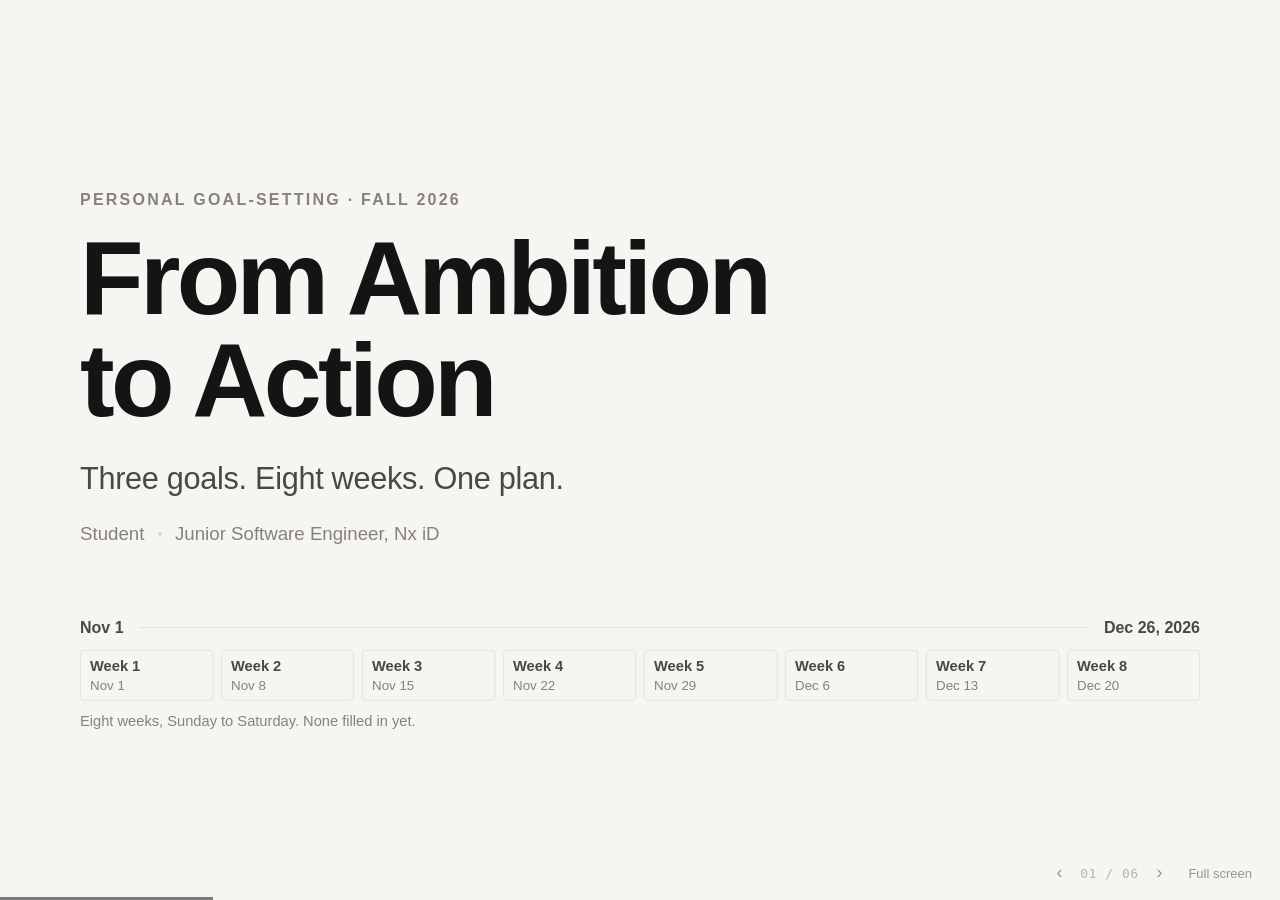
<file: index.html>
<!doctype html>
<html lang="en">
<head>
  <meta charset="utf-8">
  <meta name="viewport" content="width=device-width, initial-scale=1">
  <title>From Ambition to Action</title>
  <link rel="stylesheet" href="styles.css">
</head>
<body>
  <main class="viewport" id="viewport">
    <div class="stage" id="stage" aria-live="polite">

      <!-- ───────────── 1 · TITLE ───────────── -->
      <section class="slide s-title" data-title="Title">
        <p class="eyebrow r" style="--d:0">Personal goal-setting · Fall 2026</p>
        <h1 class="r" style="--d:1">From Ambition<br>to Action</h1>
        <p class="lede r" style="--d:2">Three goals. Eight weeks. One plan.</p>

        <div class="title-meta r" style="--d:3">
          <span>Student</span><span class="sep"></span><span>Junior Software Engineer, Nx iD</span>
        </div>

        <div class="weeks" aria-label="The eight weeks, November 1 to December 26, 2026">
          <div class="weeks-head r" style="--d:4">
            <span>Nov 1</span><span class="weeks-line"></span><span>Dec 26, 2026</span>
          </div>
          <ol class="weeks-row" id="weeksRow"></ol>
          <p class="weeks-foot r" style="--d:6">Eight weeks, Sunday to Saturday. None filled in yet.</p>
        </div>
      </section>

      <!-- ───────────── 2 · GOALS ───────────── -->
      <section class="slide s-goals" data-title="Three SMART goals">
        <header class="slide-head">
          <p class="eyebrow r" style="--d:0">The three goals · Nov 1 – Dec 26, 2026</p>
          <h2 class="r" style="--d:1">What I'm aiming for</h2>
        </header>

        <div class="goals">
          <article class="goal" style="--c:var(--habit)">
            <div class="goal-top r" style="--d:2"><span class="num">01</span><span class="tag">Habit</span></div>
            <h3 class="r" style="--d:3">Plan the week,<br>then follow it.</h3>
            <dl class="r" style="--d:4">
              <dt>Action</dt><dd>Every Saturday, plan the next week in my calendar: school, Nx iD, programming, free time.</dd>
              <dt>Target</dt><dd><strong>Follow the schedule ≥ 5 days</strong> a week, checked in my Saturday review.</dd>
              <dt>When</dt><dd>8 weeks · Nov 1 – Dec 26</dd>
            </dl>
            <p class="why r" style="--d:5">Realistic: planning takes ~45 min a week. 5 of 7 days leaves room for bad days.</p>
          </article>

          <article class="goal" style="--c:var(--skill)">
            <div class="goal-top r" style="--d:3"><span class="num">02</span><span class="tag">Skill</span></div>
            <h3 class="r" style="--d:4">Get better at<br>engineering.</h3>
            <dl class="r" style="--d:5">
              <dt>Action</dt><dd>Focused practice outside my Nx iD work, applied to one small independent project or feature.</dd>
              <dt>Target</dt><dd><strong>24 hours</strong> (~3 h / week) and <strong>1 project</strong> built, tested and documented.</dd>
              <dt>When</dt><dd>By December 26, 2026</dd>
            </dl>
            <p class="why r" style="--d:6">Realistic: 3 hours fit on the weekend, next to work and school.</p>
          </article>

          <article class="goal" style="--c:var(--avoid)">
            <div class="goal-top r" style="--d:4"><span class="num">03</span><span class="tag">Something I avoid</span></div>
            <h3 class="r" style="--d:5">Start assignments<br>right away.</h3>
            <dl class="r" style="--d:6">
              <dt>Action</dt><dd>Log when each assignment is given, started and submitted.</dd>
              <dt>Target</dt><dd><strong>≥ 80% started within 24 h.</strong><br><strong>≥ 90% submitted a day early.</strong></dd>
              <dt>When</dt><dd>8 weeks · Nov 1 – Dec 26</dd>
            </dl>
            <p class="why r" style="--d:7">Realistic: “starting” means 20 minutes, reading the brief and outlining.</p>
          </article>
        </div>

        <div class="smart r" style="--d:8" aria-label="All three goals are Specific, Measurable, Achievable, Relevant and Time-bound">
          <span>Each goal is</span>
          <b>S</b>pecific <i></i> <b>M</b>easurable <i></i> <b>A</b>chievable <i></i> <b>R</b>elevant <i></i> <b>T</b>ime-bound
        </div>
      </section>

      <!-- ───────────── 3 · WHY ───────────── -->
      <section class="slide s-why" data-title="Why these goals">
        <div class="why-copy">
          <p class="eyebrow r" style="--d:0">Why these three</p>
          <h2 class="r" style="--d:1">One problem,<br>three angles.</h2>
          <p class="body r" style="--d:2">School, 30+ hours a week at Nx iD, and my own projects. When one part of the week slips, another part pays for it.</p>
          <ul class="why-load r" style="--d:3">
            <li><b>School</b><span>Sun – Thu</span></li>
            <li><b>Nx iD</b><span>30+ h / week</span></li>
            <li><b>Own projects</b><span>whatever is left</span></li>
          </ul>
        </div>

        <svg class="why-diagram" viewBox="0 0 1000 800" role="img" aria-label="Diagram: managing my time reserves practice hours and puts assignments on the calendar; starting assignments early prevents last-minute crunches that would eat practice time.">
          <defs>
            <marker id="arrow" viewBox="0 0 10 10" refX="8" refY="5" markerWidth="9" markerHeight="9" orient="auto-start-reverse">
              <path d="M0 1 L9 5 L0 9" fill="none" stroke="var(--ink-3)" stroke-width="1.6" stroke-linecap="round" stroke-linejoin="round"/>
            </marker>
          </defs>

          <path class="edge" style="--d:4" d="M478 222 L222 566" marker-end="url(#arrow)"/>
          <path class="edge" style="--d:5" d="M522 222 L778 566" marker-end="url(#arrow)"/>
          <path class="edge" style="--d:6" d="M236 600 L760 600" marker-end="url(#arrow)"/>

          <g class="elabel r" style="--d:5">
            <text x="318" y="372" text-anchor="end">puts every assignment</text>
            <text x="318" y="404" text-anchor="end">on the calendar, day one</text>
          </g>
          <g class="elabel r" style="--d:6">
            <text x="682" y="372">reserves 3 hours</text>
            <text x="682" y="404">of practice every week</text>
          </g>
          <g class="elabel r" style="--d:7">
            <text x="498" y="576" text-anchor="middle">no last-minute crunch eating practice time</text>
          </g>
          <g class="ecenter r" style="--d:8">
            <text x="500" y="440" text-anchor="middle">each goal makes</text>
            <text x="500" y="472" text-anchor="middle">the other two easier</text>
          </g>

          <g class="node r" style="--d:2">
            <text class="ntag" x="500" y="96" text-anchor="middle">HABIT · THE BASE</text>
            <text class="nlabel" x="500" y="148" text-anchor="middle">Manage my time</text>
            <circle cx="500" cy="196" r="16" fill="var(--habit)"/>
          </g>
          <g class="node r" style="--d:3">
            <circle cx="200" cy="600" r="16" fill="var(--avoid)"/>
            <text class="ntag" x="200" y="676" text-anchor="middle">AVOID</text>
            <text class="nlabel" x="200" y="720" text-anchor="middle">Start assignments early</text>
          </g>
          <g class="node r" style="--d:3">
            <circle cx="800" cy="600" r="16" fill="var(--skill)"/>
            <text class="ntag" x="800" y="676" text-anchor="middle">SKILL</text>
            <text class="nlabel" x="800" y="720" text-anchor="middle">Build programming skill</text>
          </g>
        </svg>
      </section>

      <!-- ───────────── 4 · WEEK ───────────── -->
      <section class="slide s-week" data-title="Weekly plan">
        <header class="week-head">
          <div>
            <p class="eyebrow r" style="--d:0">Weekly plan · a sample week</p>
            <h2 class="r" style="--d:1">Where the hours actually go</h2>
          </div>
        </header>

        <div class="week-body">
          <div class="cal" id="cal" role="img" aria-label="Sample weekly calendar"></div>

          <aside class="totals">
            <p class="totals-title r" style="--d:3">Hours in this week</p>
            <ul id="totals"></ul>
            <div class="totals-rules r" style="--d:12">
              <p><span class="key" style="background:var(--work)"></span>Work: 4 h after school, 6 h Friday, 5 h Saturday.</p>
              <p><span class="key movekey"></span>Practice blocks can move. The 24-hour total can't.</p>
            </div>
          </aside>
        </div>
      </section>

      <!-- ───────────── 5 · METHOD ───────────── -->
      <section class="slide s-method" data-title="My method">
        <header class="slide-head">
          <p class="eyebrow r" style="--d:0">My method</p>
          <h2 class="r" style="--d:1">A weekly loop, not a list of tips</h2>
        </header>

        <ol class="loop">
          <li class="r" style="--d:2">
            <span class="step">01</span>
            <h4>Time-block</h4>
            <p>Every goal gets a slot on the calendar, not leftover time.</p>
          </li>
          <li class="r" style="--d:3">
            <span class="step">02</span>
            <h4>Break it down</h4>
            <p>Big assignments become small tasks. The first one takes 20 minutes.</p>
          </li>
          <li class="r" style="--d:4">
            <span class="step">03</span>
            <h4>Track it</h4>
            <p>Calendar check-offs, a practice-hours log, an assignment log.</p>
          </li>
          <li class="r" style="--d:5">
            <span class="step">04</span>
            <h4>Review &amp; adjust</h4>
            <p>Saturday: compare plan vs. reality, fix next week.</p>
          </li>
        </ol>
        <svg class="loop-return" viewBox="0 0 1680 70" aria-hidden="true">
          <defs>
            <marker id="arrowLoop" viewBox="0 0 10 10" refX="8" refY="5" markerWidth="9" markerHeight="9" orient="auto-start-reverse">
              <path d="M0 1 L9 5 L0 9" fill="none" stroke="var(--ink-3)" stroke-width="1.6" stroke-linecap="round" stroke-linejoin="round"/>
            </marker>
          </defs>
          <path class="edge" style="--d:6" d="M1491 4 V 40 Q1491 60 1471 60 H 209 Q189 60 189 40 V 10" marker-end="url(#arrowLoop)"/>
        </svg>
        <p class="loop-why r" style="--d:7">Why it fits me: it's how we already work at Nx iD. Plan a sprint, split work into tickets, track it, run a retro.</p>

        <div class="essay r" style="--d:8">
          <p class="essay-title">Example · an essay given on Sunday, due in 14 days</p>
          <div class="essay-track" id="essay"></div>
        </div>
      </section>

      <!-- ───────────── 6 · OBSTACLE ───────────── -->
      <section class="slide s-obstacle" data-title="Obstacle & solution">
        <div class="ob-left">
          <p class="eyebrow r" style="--d:0">Likely obstacle</p>
          <h2 class="r" style="--d:1">When the week<br>breaks.</h2>

          <div class="flow">
            <div class="flow-row r" style="--d:2">
              <span class="flow-k">Obstacle</span>
              <p>An urgent task at work, a moved deadline, or an assignment I didn't see coming.</p>
            </div>
            <div class="flow-row r" style="--d:3">
              <span class="flow-k">Response</span>
              <ol>
                <li>School deadlines come first.</li>
                <li>Move practice blocks. Don't delete them.</li>
                <li>Rebalance in the Saturday review.</li>
              </ol>
            </div>
            <div class="flow-row r" style="--d:4">
              <span class="flow-k">Outcome</span>
              <p>Deadlines met. The 8-week totals stay on track.</p>
            </div>
          </div>
        </div>

        <figure class="ob-chart">
          <figcaption class="r" style="--d:2">
            <b>Practice hours per week</b>
            <span>Illustration of a disrupted week, not real data</span>
          </figcaption>
          <div class="bars" id="bars"></div>
          <div class="bars-total r" style="--d:14">Running total (Σ) still reaches <b>24 h</b> by Dec 26</div>
          <div class="bars-legend r" style="--d:15">
            <span><i class="k" style="background:var(--skill)"></i>Planned hours</span>
            <span><i class="k" style="background:repeating-linear-gradient(135deg,var(--skill) 0 3px,#CFE6DB 3px 6px)"></i>Make-up hour</span>
            <span><i class="k" style="border:2px dashed #9DBFAF"></i>Moved, not lost</span>
            <span><i class="k dash"></i>3 h / week pace</span>
          </div>
        </figure>
      </section>

    </div>
  </main>

  <!-- chrome: progress + counter + controls -->
  <div class="chrome" id="chrome">
    <div class="progress"><span id="progressBar"></span></div>
    <div class="controls">
      <button id="prevBtn" aria-label="Previous slide">‹</button>
      <span class="counter" id="counter">01 / 06</span>
      <button id="nextBtn" aria-label="Next slide">›</button>
      <button id="fsBtn" aria-label="Toggle fullscreen (F)" title="Fullscreen (F)">Full screen</button>
    </div>
  </div>

  <script src="app.js"></script>
</body>
</html>
</file>
<file: styles.css>
/* ─────────────────────────────────────────────
   Design tokens
   One warm-paper surface, ink for text, and three
   accent colours — one per goal — used consistently
   on every slide (diagram, goals, calendar, targets).
   ───────────────────────────────────────────── */
:root {
  --bg: #F6F5F1;
  --surface: #FFFFFF;
  --ink: #141414;
  --ink-2: #4A4843;
  --ink-3: #85827A;
  --line: #DDD9D0;
  --line-2: #EAE7E0;

  --habit: #2E5BD8;   /* time management / planning */
  --skill: #148A5F;   /* programming practice */
  --avoid: #D9622B;   /* assignments / homework */
  --school: #2A2A2E;
  --work: #C9C4B8;

  --font: -apple-system, BlinkMacSystemFont, "SF Pro Display", "Inter", "Segoe UI", "Helvetica Neue", Helvetica, Arial, sans-serif;
  --mono: "SF Mono", ui-monospace, "JetBrains Mono", Menlo, Consolas, monospace;

  --ease: cubic-bezier(.2, .7, .1, 1);
  --pad-x: 120px;
}

* { box-sizing: border-box; margin: 0; padding: 0; }

html, body {
  height: 100%;
  background: var(--bg);
  color: var(--ink);
  font-family: var(--font);
  -webkit-font-smoothing: antialiased;
  overflow: hidden;
}

/* ── Fixed 16:9 canvas, scaled to fit ── */
.viewport { position: fixed; inset: 0; overflow: hidden; }
.stage {
  position: absolute;
  width: 1920px; height: 1080px;
  left: 50%; top: 50%;
  transform-origin: 0 0;
  /* scale + centering set in app.js */
}

.slide {
  position: absolute; inset: 0;
  padding: 104px var(--pad-x) 120px;
  opacity: 0;
  visibility: hidden;
  transform: translateX(40px);
  transition: opacity .6s var(--ease), transform .7s var(--ease), visibility 0s linear .7s;
}
.slide.is-active {
  opacity: 1; visibility: visible; transform: none;
  transition: opacity .6s var(--ease) .1s, transform .7s var(--ease) .1s, visibility 0s;
}
.slide.is-before { transform: translateX(-40px); }

/* Staggered reveal */
.r {
  opacity: 0;
  transform: translateY(18px);
  transition: opacity .6s var(--ease), transform .7s var(--ease);
}
.is-active .r {
  opacity: 1; transform: none;
  transition-delay: calc(var(--d, 0) * 90ms + 200ms);
}

/* ── Type scale (canvas px) ── */
.eyebrow {
  font-size: 24px; font-weight: 600;
  letter-spacing: .14em; text-transform: uppercase;
  color: var(--ink-3);
  margin-bottom: 28px;
}
h1 {
  font-size: 156px; line-height: .98; font-weight: 700;
  letter-spacing: -.035em;
}
h2 {
  font-size: 80px; line-height: 1.04; font-weight: 650;
  letter-spacing: -.028em;
}
h3 {
  font-size: 42px; line-height: 1.12; font-weight: 650;
  letter-spacing: -.02em;
}
h4 { font-size: 36px; font-weight: 650; letter-spacing: -.015em; }
.body { font-size: 32px; line-height: 1.45; color: var(--ink-2); }
strong, b { font-weight: 650; color: var(--ink); }

.slide-head { margin-bottom: 64px; }

/* ════════════ 1 · Title ════════════ */
.s-title { padding-top: 150px; }
.s-title h1 { margin-top: 8px; }
.s-title .lede {
  margin-top: 44px;
  font-size: 46px; font-weight: 400; letter-spacing: -.01em;
  color: var(--ink-2);
}
.title-meta {
  margin-top: 40px;
  display: flex; align-items: center; gap: 20px;
  font-size: 28px; color: var(--ink-3);
}
.title-meta .sep { width: 6px; height: 6px; border-radius: 50%; background: var(--line); }

.weeks {
  position: absolute; left: var(--pad-x); right: var(--pad-x); bottom: 120px;
}
.weeks-head {
  display: flex; align-items: center; gap: 24px;
  font-size: 24px; font-weight: 600; color: var(--ink-2);
  margin-bottom: 20px;
}
.weeks-line { flex: 1; height: 1px; background: var(--line); }
.weeks-row { list-style: none; display: grid; grid-template-columns: repeat(8, 1fr); gap: 12px; }
.weeks-row li {
  height: 76px;
  border: 1.5px solid var(--line);
  border-radius: 6px;
  display: flex; flex-direction: column; justify-content: space-between;
  padding: 10px 14px;
  font-size: 20px; color: var(--ink-3);
  opacity: 0; transform: scaleY(.6); transform-origin: bottom;
  transition: opacity .5s var(--ease), transform .6s var(--ease);
}
.weeks-row li b { font-size: 22px; color: var(--ink-2); font-weight: 600; }
.is-active .weeks-row li { opacity: 1; transform: none; transition-delay: calc(var(--i) * 70ms + 600ms); }
.weeks-foot { margin-top: 18px; font-size: 22px; color: var(--ink-3); }

/* ════════════ 2 · Why ════════════ */
.s-why { display: grid; grid-template-columns: 600px 1fr; gap: 40px; align-items: center; padding-top: 80px; padding-bottom: 80px; }
.why-copy h2 { margin-bottom: 36px; }
.why-load { list-style: none; margin-top: 48px; border-top: 1px solid var(--line); }
.why-load li {
  display: flex; justify-content: space-between; align-items: baseline;
  padding: 18px 0; border-bottom: 1px solid var(--line);
  font-size: 28px;
}
.why-load li span { color: var(--ink-3); font-size: 26px; }

.why-diagram { width: 1000px; height: 800px; overflow: visible; justify-self: end; }
.why-diagram .ecenter text { font-size: 23px; font-style: italic; fill: var(--ink-3); }
.why-diagram .ntag { font-size: 20px; font-weight: 600; letter-spacing: .14em; fill: var(--ink-3); }
.why-diagram .nlabel { font-size: 34px; font-weight: 650; fill: var(--ink); letter-spacing: -.01em; }
.why-diagram .elabel text { font-size: 24px; fill: var(--ink-2); }

.edge {
  fill: none; stroke: var(--ink-3); stroke-width: 2;
  stroke-dasharray: 1200; stroke-dashoffset: 1200;
  transition: stroke-dashoffset 1.1s var(--ease);
}
.is-active .edge { stroke-dashoffset: 0; transition-delay: calc(var(--d, 0) * 90ms + 250ms); }
.edge.dashed { stroke-dasharray: 6 9; stroke-dashoffset: 0; opacity: 0; transition: opacity .8s var(--ease); }
.is-active .edge.dashed { opacity: 1; }

/* ════════════ 3 · Goals ════════════ */
.s-goals .slide-head { margin-bottom: 52px; }
.goals { display: grid; grid-template-columns: repeat(3, 1fr); }
.goal {
  padding: 0 56px;
  border-left: 1px solid var(--line);
}
.goal:first-child { padding-left: 0; border-left: 0; }
.goal:last-child { padding-right: 0; }
.goal-top {
  display: flex; align-items: center; gap: 16px;
  padding-top: 20px; border-top: 4px solid var(--c);
  margin-bottom: 22px;
}
.goal-top .num { font-family: var(--mono); font-size: 22px; color: var(--ink-3); }
.goal-top .tag { font-size: 22px; font-weight: 650; letter-spacing: .12em; text-transform: uppercase; color: var(--c); }
.goal h3 { margin-bottom: 30px; }
.goal dl { display: grid; grid-template-columns: 104px 1fr; row-gap: 18px; column-gap: 16px; }
.goal dt { font-size: 20px; font-weight: 600; letter-spacing: .1em; text-transform: uppercase; color: var(--ink-3); padding-top: 5px; }
.goal dd { font-size: 26px; line-height: 1.38; color: var(--ink-2); }
.goal .why {
  margin-top: 26px; padding-top: 18px; border-top: 1px dashed var(--line);
  font-size: 23px; line-height: 1.4; color: var(--ink-3);
}
.smart {
  position: absolute; left: var(--pad-x); right: var(--pad-x); bottom: 72px;
  display: flex; align-items: center; gap: 14px;
  font-size: 24px; color: var(--ink-3);
}
.smart span { margin-right: 10px; }
.smart b { color: var(--ink); margin-right: -12px; }
.smart i { width: 4px; height: 4px; border-radius: 50%; background: var(--line); }

/* ════════════ 4 · Week ════════════ */
.s-week { padding-top: 72px; padding-bottom: 64px; }
.week-head { display: flex; justify-content: space-between; align-items: flex-end; margin-bottom: 36px; }
.week-head h2 { font-size: 64px; }
.week-head .eyebrow { margin-bottom: 18px; }
.week-note { max-width: 520px; font-size: 22px; line-height: 1.4; color: var(--ink-3); text-align: right; }

.week-body { display: grid; grid-template-columns: 1180px 1fr; gap: 64px; }

.cal { position: relative; height: 790px; }
.cal .hours { position: absolute; left: 0; top: 52px; bottom: 0; width: 72px; }
.cal .hours span {
  position: absolute; right: 14px; transform: translateY(-50%);
  font-family: var(--mono); font-size: 18px; color: var(--ink-3);
}
.cal .grid { position: absolute; left: 72px; right: 0; top: 52px; bottom: 0; }
.cal .gridline { position: absolute; left: 0; right: 0; height: 1px; background: var(--line-2); }
.cal .weekend-band {
  position: absolute; top: -52px; bottom: 0;
  background: rgba(20, 20, 20, .028);
  border-radius: 6px;
}
.cal .dayhead {
  position: absolute; top: 0; height: 44px;
  display: flex; align-items: center; justify-content: center; gap: 8px;
  font-size: 22px; font-weight: 650; color: var(--ink);
}
.cal .dayhead small { font-size: 16px; font-weight: 600; letter-spacing: .1em; text-transform: uppercase; color: var(--ink-3); }

.blk {
  position: absolute;
  border-radius: 4px;
  padding: 6px 10px;
  font-size: 18px; line-height: 1.2; font-weight: 600;
  overflow: hidden;
  opacity: 0; transform: scaleY(.3); transform-origin: top;
  transition: opacity .45s var(--ease), transform .6s var(--ease);
}
.is-active .blk { opacity: 1; transform: none; transition-delay: calc(var(--i) * 28ms + 450ms); }
.blk small { display: block; font-weight: 500; font-size: 16px; opacity: .8; margin-top: 2px; }
.blk.school   { background: var(--school); color: #F4F2EC; }
.blk.work     { background: var(--work);  color: var(--ink); }
.blk.homework { background: var(--avoid); color: #fff; }
.blk.practice { background: var(--skill); color: #fff; }
.blk.planning { background: var(--habit); color: #fff; }
.blk.flex {
  background: repeating-linear-gradient(135deg, rgba(201,196,184,.55) 0 6px, transparent 6px 13px);
  border: 1.5px dashed #A8A295; color: var(--ink-2);
}
.blk.practice::after {
  content: "↕"; position: absolute; right: 8px; top: 5px; font-size: 18px; opacity: .85;
}
.blk.rest {
  background: transparent; color: var(--ink-3); font-weight: 500;
  border: 1px solid var(--line);
}
.blk.tiny { padding: 2px 8px; display: flex; align-items: center; }

.totals { padding-top: 6px; }
.totals-title { font-size: 22px; font-weight: 600; letter-spacing: .12em; text-transform: uppercase; color: var(--ink-3); margin-bottom: 18px; }
.totals ul { list-style: none; border-top: 1px solid var(--line); }
.totals li {
  display: grid; grid-template-columns: 1fr auto; row-gap: 8px;
  padding: 14px 0 15px; border-bottom: 1px solid var(--line);
  opacity: 0; transform: translateY(10px);
  transition: opacity .5s var(--ease), transform .6s var(--ease);
}
.is-active .totals li { opacity: 1; transform: none; transition-delay: calc(var(--i) * 80ms + 700ms); }
.totals .lbl { font-size: 24px; font-weight: 600; display: flex; align-items: center; gap: 12px; }
.totals .val { font-size: 24px; font-variant-numeric: tabular-nums; color: var(--ink-2); }
.totals .meter { grid-column: 1 / -1; height: 8px; background: var(--line-2); border-radius: 4px; overflow: hidden; }
.totals .meter span {
  display: block; height: 100%; border-radius: 4px;
  width: 0; transition: width 1s var(--ease);
}
.is-active .totals .meter span { width: var(--w); transition-delay: calc(var(--i) * 80ms + 900ms); }
.key { width: 18px; height: 18px; border-radius: 4px; flex: none; display: inline-block; }
.flexkey { background: repeating-linear-gradient(135deg, rgba(201,196,184,.9) 0 3px, transparent 3px 6px); border: 1.5px dashed #A8A295; }
.movekey { background: var(--skill); position: relative; }
.totals-rules { margin-top: 26px; display: grid; gap: 14px; }
.totals-rules p { display: flex; gap: 14px; align-items: flex-start; font-size: 22px; line-height: 1.38; color: var(--ink-2); }
.totals-rules .key { margin-top: 5px; }

/* ════════════ 5 · Method ════════════ */
.s-method .slide-head { margin-bottom: 56px; }
.loop { list-style: none; display: grid; grid-template-columns: repeat(4, 1fr); gap: 56px; }
.loop li { position: relative; padding-top: 22px; border-top: 2px solid var(--ink); }
.loop .step { font-family: var(--mono); font-size: 22px; color: var(--ink-3); }
.loop h4 { margin: 14px 0 14px; }
.loop p { font-size: 26px; line-height: 1.42; color: var(--ink-2); }
.loop-return { width: 100%; height: 70px; margin-top: 18px; overflow: visible; }
.loop-return .edge { stroke-dasharray: 2000; stroke-dashoffset: 2000; vector-effect: non-scaling-stroke; }
.is-active .loop-return .edge { stroke-dashoffset: 0; }
.loop-why { margin-top: 18px; font-size: 26px; color: var(--ink-2); text-align: center; }
.loop-why::before { content: ""; }

.essay { position: absolute; left: var(--pad-x); right: var(--pad-x); bottom: 84px; }
.essay-title { font-size: 22px; font-weight: 600; letter-spacing: .12em; text-transform: uppercase; color: var(--ink-3); margin-bottom: 28px; }
.essay-track { position: relative; height: 150px; }
.essay-track .axis { position: absolute; left: 0; right: 0; top: 34px; height: 2px; background: var(--line); }
.essay-track .fill {
  position: absolute; left: 0; top: 34px; height: 2px; background: var(--avoid);
  width: 0; transition: width 1.4s var(--ease);
}
.is-active .essay-track .fill { width: var(--w); transition-delay: 1.1s; }
.essay-track .ms { position: absolute; top: 0; transform: translateX(-50%); text-align: center; width: 230px; }
.essay-track .ms.first { transform: none; text-align: left; }
.essay-track .ms.last { transform: translateX(-100%); text-align: right; }
.essay-track .ms .day { font-family: var(--mono); font-size: 18px; color: var(--ink-3); display: block; height: 22px; }
.essay-track .ms .pin { display: block; width: 14px; height: 14px; border-radius: 50%; background: var(--avoid); margin: 4px auto 14px; border: 3px solid var(--bg); box-sizing: content-box; }
.essay-track .ms.first .pin { margin-left: -3px; }
.essay-track .ms.last .pin { margin-right: -3px; background: var(--ink); }
.essay-track .ms b { display: block; font-size: 23px; font-weight: 650; }
.essay-track .due { position: absolute; top: 0; padding-left: 26px; }
.essay-track .due .day { font-family: var(--mono); font-size: 18px; color: var(--ink-3); display: block; height: 22px; }
.essay-track .due .tick { position: absolute; left: 0; top: 24px; width: 2px; height: 22px; background: var(--ink); }
.essay-track .due b { display: block; font-size: 23px; font-weight: 650; margin-top: 14px; }
.essay-track .ms em { display: block; font-style: normal; font-size: 19px; color: var(--avoid); font-weight: 600; margin-top: 4px; }

/* ════════════ 6 · Obstacle ════════════ */
.s-obstacle { display: grid; grid-template-columns: 720px 1fr; gap: 110px; padding-top: 96px; }
.ob-left h2 { margin-bottom: 52px; }
.flow { position: relative; }
.flow::before {
  content: ""; position: absolute; left: 7px; top: 14px; bottom: 30px; width: 2px; background: var(--line);
}
.flow-row { position: relative; padding-left: 52px; margin-bottom: 36px; }
.flow-row::before {
  content: ""; position: absolute; left: 0; top: 6px; width: 16px; height: 16px; border-radius: 50%;
  background: var(--bg); border: 2px solid var(--ink-3);
}
.flow-row:last-child::before { background: var(--ink); border-color: var(--ink); }
.flow-k { display: block; font-size: 20px; font-weight: 650; letter-spacing: .14em; text-transform: uppercase; color: var(--ink-3); margin-bottom: 8px; }
.flow-row p, .flow-row li { font-size: 29px; line-height: 1.4; color: var(--ink); }
.flow-row ol { list-style: none; counter-reset: s; }
.flow-row li { counter-increment: s; display: flex; gap: 14px; }
.flow-row li::before { content: counter(s); font-family: var(--mono); font-size: 22px; color: var(--ink-3); padding-top: 6px; }

.ob-chart { align-self: center; }
.ob-chart figcaption { display: flex; justify-content: space-between; align-items: baseline; margin-bottom: 30px; }
.ob-chart figcaption b { font-size: 30px; }
.ob-chart figcaption span { font-size: 20px; color: var(--ink-3); font-style: italic; }
.bars { position: relative; height: 560px; }
.bars .bgrid { position: absolute; left: 44px; right: 0; height: 1px; background: var(--line-2); }
.bars .bgrid.base { background: var(--ink-3); }
.bars .ylab { position: absolute; left: 0; width: 30px; text-align: right; transform: translateY(-50%); font-family: var(--mono); font-size: 18px; color: var(--ink-3); }
.bars .target { position: absolute; left: 44px; right: 0; border-top: 2px dashed var(--ink-3); }
.bars .target span { display: none; position: absolute; right: 0; top: -32px; font-size: 19px; color: var(--ink-2); background: var(--bg); padding-left: 8px; }
.bars .col { position: absolute; bottom: 0; display: flex; flex-direction: column; align-items: center; }
.bars .bar {
  width: 54px; border-radius: 4px 4px 0 0; background: var(--skill);
  height: 0; transition: height .8s var(--ease);
}
.bars .bar.make {
  border-radius: 4px 4px 0 0; margin-bottom: 2px;
  background: repeating-linear-gradient(135deg, var(--skill) 0 4px, #CFE6DB 4px 9px);
}
.bars .bar.make + .bar { border-radius: 0; }
.bars .ghost { width: 54px; border: 2px dashed #9DBFAF; border-bottom: 0; border-radius: 4px 4px 0 0; margin-bottom: 2px; }
.bars-legend { display: flex; gap: 28px; margin-top: 18px; font-size: 20px; color: var(--ink-2); }
.bars-legend span { display: flex; align-items: center; gap: 10px; }
.bars-legend .k { width: 18px; height: 18px; border-radius: 3px; }
.bars-legend .k.dash { height: 0; border-top: 2px dashed var(--ink-3); border-radius: 0; width: 24px; }
.is-active .bars .bar { height: var(--h); transition-delay: calc(var(--i) * 90ms + 600ms); }
.bars .val { font-size: 20px; font-weight: 650; margin-bottom: 8px; font-variant-numeric: tabular-nums; }
.bars .xl { position: absolute; bottom: -78px; width: 120px; transform: translateX(-50%); text-align: center; }
.bars .xl b { display: block; font-size: 19px; font-weight: 600; color: var(--ink-2); }
.bars .xl span { display: block; font-size: 17px; color: var(--ink-3); font-family: var(--mono); margin-top: 4px; }
.bars .note {
  position: absolute; font-size: 19px; line-height: 1.4; color: var(--ink-2); white-space: nowrap;
  padding-left: 14px; border-left: 2px solid var(--ink-3);
}
.bars-total { margin-top: 110px; font-size: 24px; color: var(--ink-2); }

/* ── Chrome (outside the canvas) ── */
.chrome { position: fixed; left: 0; right: 0; bottom: 0; z-index: 10; pointer-events: none; }
.progress { height: 3px; background: transparent; }
.progress span { display: block; height: 100%; width: 0; background: var(--ink); opacity: .55; transition: width .6s var(--ease); }
.controls {
  position: absolute; right: 18px; bottom: 14px;
  display: flex; align-items: center; gap: 6px;
  font-size: 13px; color: var(--ink-3);
  pointer-events: auto;
  opacity: .55; transition: opacity .3s;
}
.controls:hover, .controls:focus-within { opacity: 1; }
.controls button {
  font: inherit; color: var(--ink-2); background: transparent; border: 1px solid transparent;
  border-radius: 6px; padding: 4px 9px; cursor: pointer; font-size: 13px;
}
.controls button#prevBtn, .controls button#nextBtn { font-size: 18px; line-height: 1; padding: 2px 9px 4px; }
.controls button:hover { border-color: var(--line); background: var(--surface); }
.counter { font-family: var(--mono); font-variant-numeric: tabular-nums; letter-spacing: .04em; min-width: 62px; text-align: center; }
body.idle .controls { opacity: 0; }
body.idle { cursor: none; }

/* ── Reduced motion ── */
@media (prefers-reduced-motion: reduce) {
  *, *::before, *::after { transition-duration: 0s !important; transition-delay: 0s !important; animation: none !important; }
  .slide { transform: none !important; }
}
</file>
